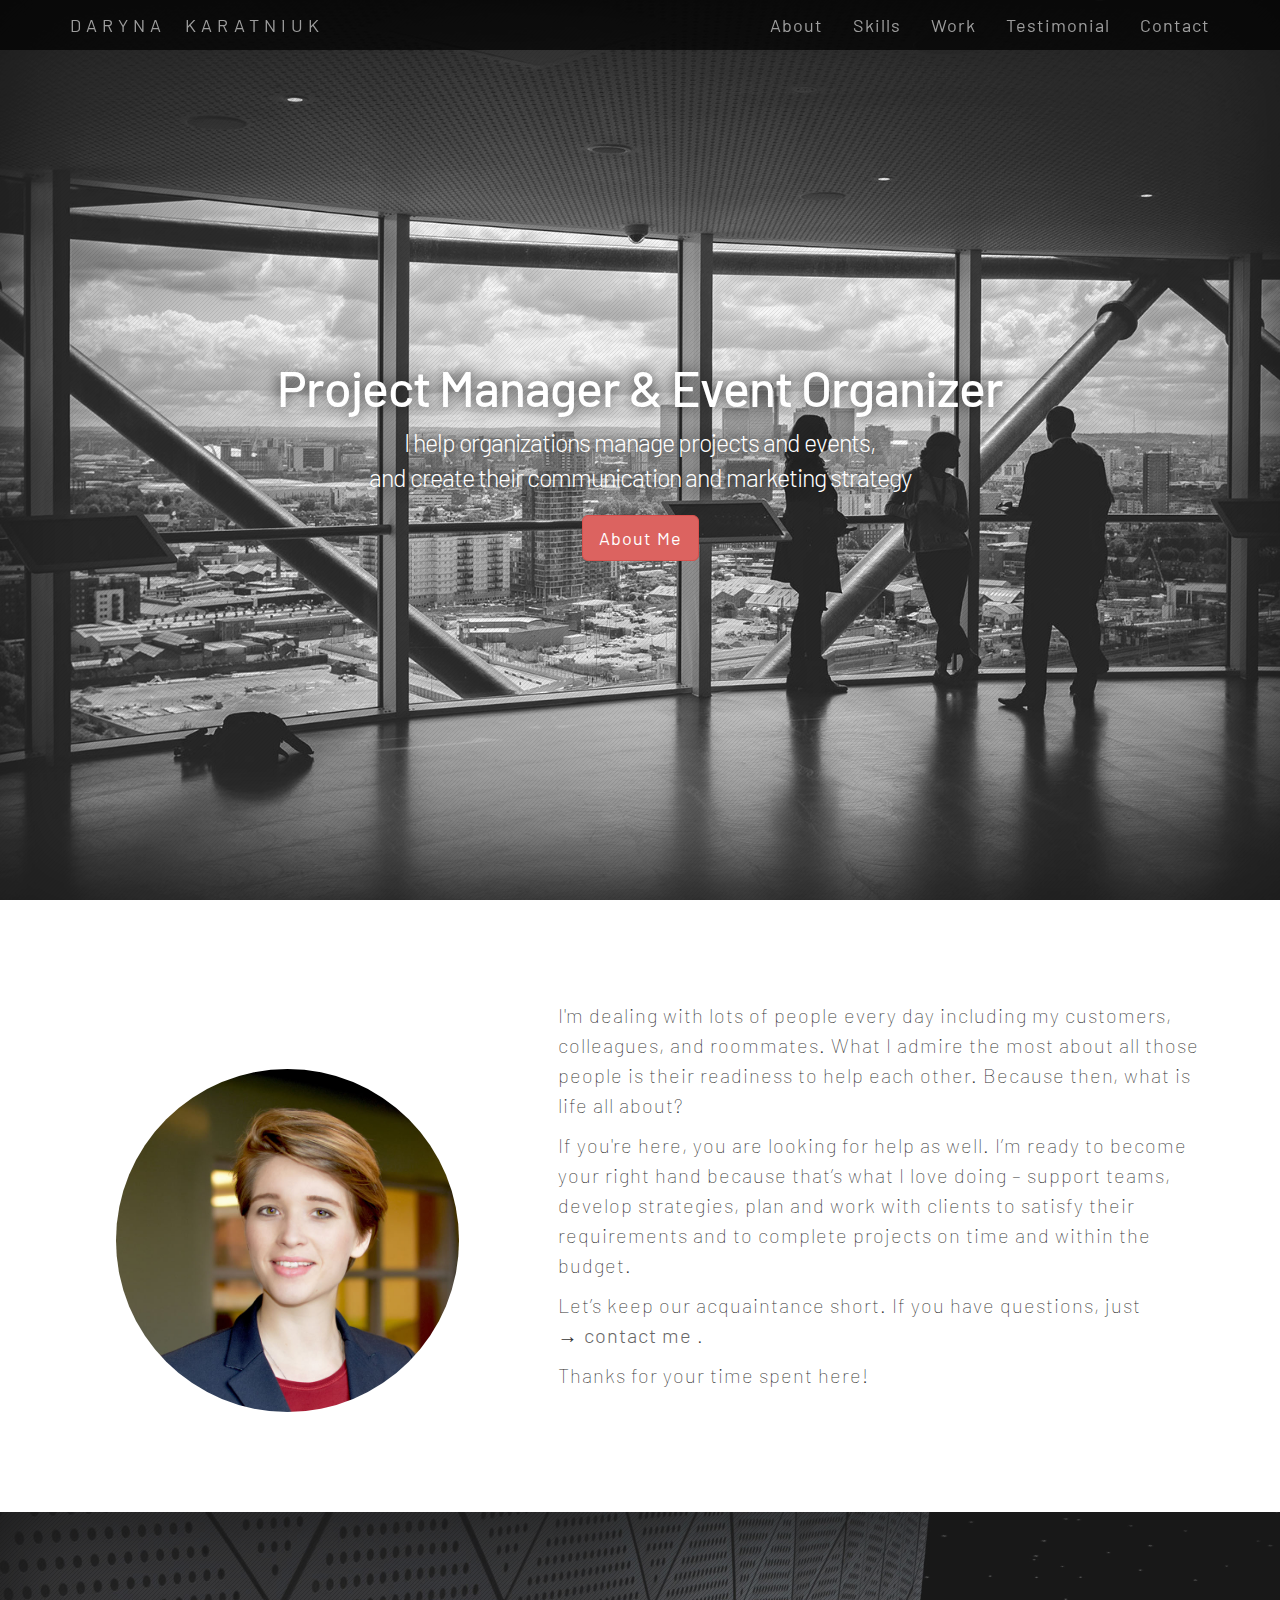
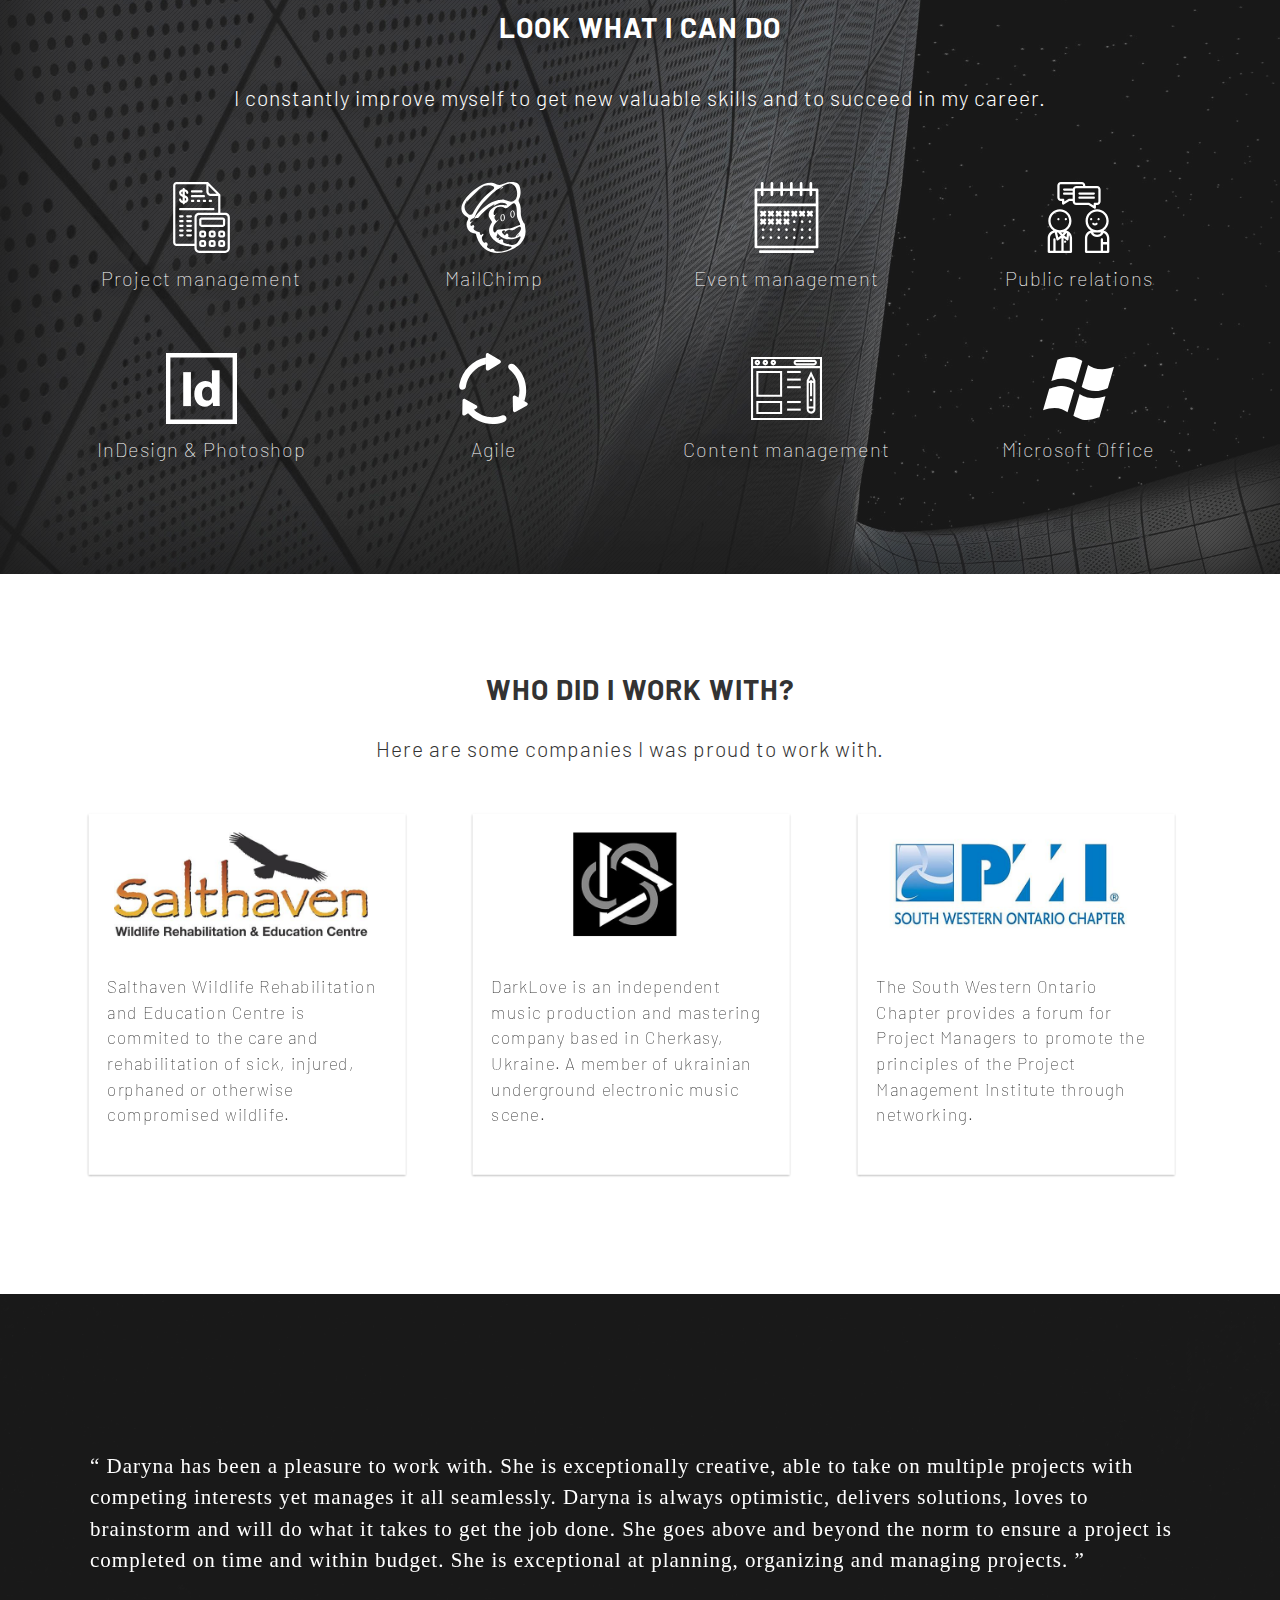
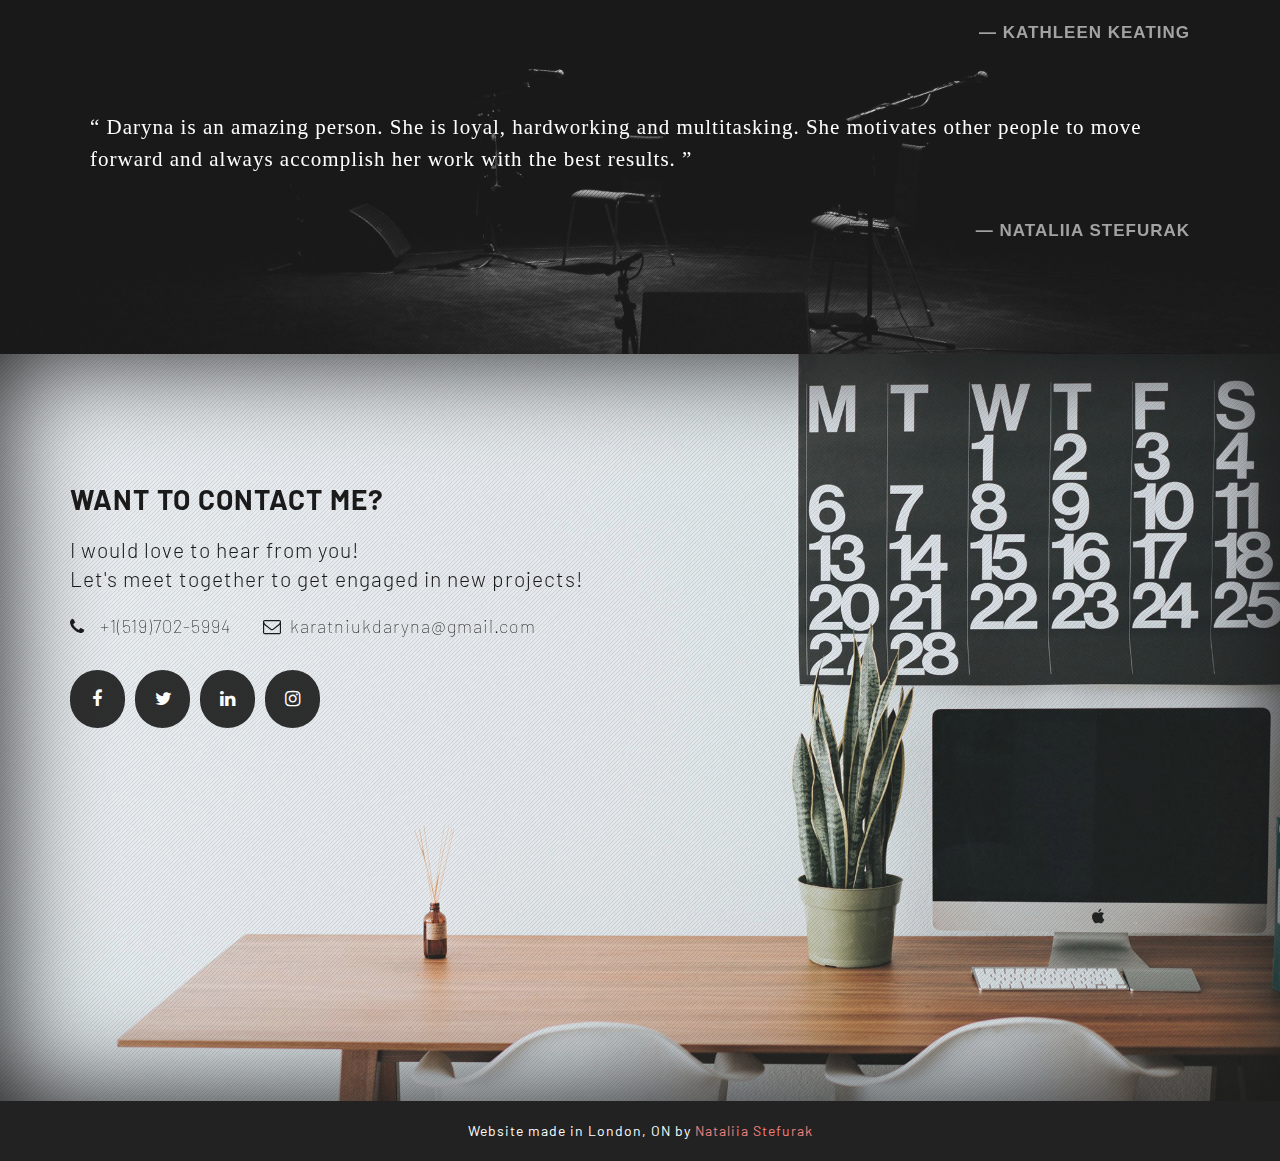
<file: index.html>
<!DOCTYPE html>
<html lang="en">
<head>
    <meta charset="utf-8">
    <meta http-equiv="X-UA-Compatible" content="IE=edge">
    <meta name="viewport" content="width=device-width, initial-scale=1">

    <title>Daryna Karatniuk</title>

    <!-- Bootstrap -->
    <link href="bootstrap/css/bootstrap.min.css" rel="stylesheet">
    <link href="styles/main.css" rel="stylesheet">
    <link rel="stylesheet" href="https://cdnjs.cloudflare.com/ajax/libs/font-awesome/4.7.0/css/font-awesome.min.css">
    <link href="https://fonts.googleapis.com/css?family=Barlow:300,300i,400,500,700,700i" rel="stylesheet">
     <link rel="shortcut icon" type="image/png" href="img/favicon-main.png">
    
    <script type="text/javascript" src="jquery-3.2.1.min.js"></script>
    <script type="text/javascript" src="script.js"></script>

    <!-- HTML5 shim and Respond.js for IE8 support of HTML5 elements and media queries -->
    <!--[if lt IE 9]>
        <script src="https://oss.maxcdn.com/html5shiv/3.7.2/html5shiv.min.js"></script>
        <script src="https://oss.maxcdn.com/respond/1.4.2/respond.min.js"></script>
    <![endif]-->

</head>
<body>
   
    <nav class="navbar navbar-fixed-top navbar-inverse">
        <div class="container">
            <div class="navbar-header">
                <button type="button" class="navbar-toggle collapsed" data-toggle="collapse" data-target="#navbar-collapse">
                    <span class="sr-only">Toggle Navigation</span>
                    <span class="icon-bar"></span>
                    <span class="icon-bar"></span>
                    <span class="icon-bar"></span> 
                </button>
                <a class="navbar-brand" href="index.html">Daryna Karatniuk</a> 
            </div> <!--end navbar header -->
           
            <div class="navbar-main collapse navbar-collapse" id="navbar-collapse">
                   <ul class="nav navbar-nav navbar-right">
                       <li><a href="#aboutme">About</a></li>
                       <li><a href="#skills">Skills</a></li>
                       <li><a href="#work">Work</a></li>
                       <li><a href="#testimonial">Testimonial</a></li>
                       <li><a href="#contact">Contact</a></li>    
                   </ul>  
            </div>
        </div><!--end container -->
    </nav>
    
    <!-- COVER IMAGE -->
    <div class="cover" id="home">
        <div class="cover-text">
           <div class="main-text">
                <h1 class="first-text">Project Manager &amp; Event Organizer</h1>
                <p class="lead first-paragraph">I help organizations manage projects and events, <br>and create their communication and marketing strategy</p>
            </div>
            <a href="#aboutme" role="button" class="btn btn-danger btn-lg">About Me</a>
        </div>
    </div>


    
     <!-- ABOUT ME -->
    <section id="aboutme" >
        <div class="container"> 
            <div class="row">   
                <div class="col-sm-5">
                      <img src="img/daryna-photo.jpg" alt="Daryna Photo" class="img-main">  
                </div>
                <div class="col-sm-7">
                    <h2 class="aboutme-head margin-top-small">Hi, I'm Daryna Karatniuk. </h2>
                    <p>I'm dealing with lots of people every day including my customers, colleagues, and roommates. What I admire the most about all those people is their readiness to help each other. Because then, what is life all about?</p>

                    <p>If you're here, you are looking for help as well. I’m ready to become your right hand because that’s what I love doing – support teams, develop strategies, plan and work with clients to satisfy their requirements and to complete projects on time and within the budget.</p>
                    
                    <p>Let’s keep our acquaintance short. If you have questions, just <br> &rarr; <a class="contact-anchor" href="#contact">contact me </a>.</p>
                    
                    <p>Thanks for your time spent here!  </p>
                    
                </div>
            </div>
        </div> <!--end container -->
    </section>

   
   <!-- SKILLS -->
   <section class="parallax" id="skills">
       <h2>Look what I can do</h2>
          <p class="lead">I constantly improve myself to get new valuable skills and to succeed in my career.</p>
          <div class="container"> 
            <div class="row">
                <div class="col-sm-3 skill-div">
                    <img src="img/skills/budget.svg" alt="budget" class="skill-list">
                    <p>Project management</p>
                </div>
                <div class="col-sm-3 skill-div">
                    <img src="img/skills/mailchimp.svg" alt="mailchimp" class="skill-list">
                    <p>MailChimp</p>
                </div>
                <div class="col-sm-3 skill-div">
                    <img src="img/skills/calendar.svg" alt="event management" class="skill-list">
                    <p>Event management</p>
                </div>
                <div class="col-sm-3 skill-div">
                    <img src="img/skills/communication.svg" alt="communications" class="skill-list">
                    <p>Public relations</p>
                </div>
            </div>
            <div class="row">
                <div class="col-sm-3 skill-div">
                    <img src="img/skills/adobe-indesign.svg" alt="adobe products" class="skill-list">
                    <p>InDesign &amp; Photoshop</p>
                </div>
                
               <div class="col-sm-3 skill-div">
                    <img src="img/skills/agile.svg" alt="agile" class="skill-list">
                    <p>Agile</p>
               </div>
               <div class="col-sm-3 skill-div">
                    <img src="img/skills/content.svg" alt="content" class="skill-list">
                    <p>Content management</p>
                </div>
                <div class="col-sm-3 skill-div">
                    <img src="img/skills/microsoft.svg" alt="microsoft" class="skill-list">
                    <p>Microsoft Office </p>
                </div>

            </div>
 </div>  <!--       end container -->
    </section>
    
    <!-- WORK -->
    <section id="work">
        <h2>Who did I work with?</h2>
         <p class="lead">Here are some companies I was proud to work with.</p>
        <div class="container">
            <div class="row">
                <div class="col-sm-4 work-subsection">
                  <div id="f_card">
                   <div class="front face">
                        <img src="img/work/salthaven.jpg" alt="salthaven" class="work-img">
                        <p>Salthaven Wildlife Rehabilitation and Education Centre is commited to the care and rehabilitation of sick, injured, orphaned or otherwise compromised wildlife. <br>
                        <br>

                 </div>
                 <div class="back face center">
                            <ul>
                                <li><i class="fa fa-check" aria-hidden="true"></i>Establishing Salthaven Youth Environmental Allience (SYEA) </li>
                                <li><i class="fa fa-check" aria-hidden="true"></i>Support  Canada150 project </li>
                                <li><i class="fa fa-check" aria-hidden="true"></i>Graphic design support </li>
                                <li><i class="fa fa-check" aria-hidden="true"></i>Web pages revamping</li>
                            </ul>
                   </div>
                     </div>
                </div>
                
                <div class="col-sm-4 work-subsection">
                   <div id="f_card">
                   <div class="front face">
                    <img src="img/work/darklove.jpg" alt="darklove" class="work-img">
                    <p>DarkLove is an independent music production and mastering company based in Cherkasy, Ukraine.  A member of ukrainian underground electronic music scene.<br><br></p>
                    </div>
                 <div class="back face center">
                    <ul>
                        <li><i class="fa fa-check" aria-hidden="true"></i>Songwriting and composing </li>
                        <li><i class="fa fa-check" aria-hidden="true"></i>Performing</li>
                        <li><i class="fa fa-check" aria-hidden="true"></i>Recording assistance </li>
                        <li><i class="fa fa-check" aria-hidden="true"></i>Production and post-rpduction consulting </li>
                    </ul>
                        </div>
                     </div>
                </div>
                
                <div class="col-sm-4 work-subsection">
                   <div id="f_card">
                   <div class="front face">
                    <img src="img/work/pmi.jpg" alt="project management institute" class="work-img">
                    <p>The South Western Ontario Chapter provides a forum for Project Managers to promote the principles of the Project Management Institute through networking.<br><br></p>
                    </div>
                 <div class="back face center">
                    <ul>
                        <li><i class="fa fa-check" aria-hidden="true"></i>Planning and managing of the Annual General Meeting 2017</li>
                        <li><i class="fa fa-check" aria-hidden="true"></i>Monthly events assistantce</li>
                        <li><i class="fa fa-check" aria-hidden="true"></i>Symposium 2018 registration </li>
                        <li><i class="fa fa-check" aria-hidden="true"></i>Graphic design support  </li>
                    </ul>
                    </div>
                     </div>
                </div>
            </div>
        </div> <!--end container -->
    </section>
    
   <!-- TESTIMONIALS -->
   <section class="parallax" id="testimonial">
        <div class="container">
            <blockquote>
                &ldquo; Daryna has been a pleasure to work with. She is exceptionally creative, able to take on multiple projects with competing interests yet manages it all seamlessly. Daryna is always optimistic, delivers solutions, loves to brainstorm and will do what it takes to get the job done. She goes above and beyond the norm to ensure a project is completed on time and within budget. She is exceptional at planning, organizing and managing projects. &rdquo;
                <cite>&mdash; Kathleen Keating</cite>
            </blockquote>
            
           <blockquote>
                &ldquo; Daryna is an amazing person. She is loyal, hardworking and multitasking. She motivates other people to move forward and always accomplish her work with the best results. &rdquo;
                <cite>&mdash; Nataliia Stefurak</cite>
            </blockquote>
        </div><!--end container -->
    </section>
    
    
    <!-- CONTACT ME -->
    <section id="contact">
        <div class="container">
          <h2>Want to contact me?</h2>
           <p class="lead">I would love to hear from you! <br> Let's meet together to get engaged in new projects!</p>
            <div class="row">
                <div class="col-sm-6 contact-info">
                   <div class="contact-data">
                        <a href="tel:1-519-702-5994"><i class="fa fa-phone" aria-hidden="true"></i> +1(519)702-5994</a>
                        <a href="mailto:karatniukdaryna@gmail.com"><i class="fa fa-envelope-o" aria-hidden="true"></i>karatniukdaryna@gmail.com</a>
                    </div>
                    
                    <div class="social">
                        <a href="https://www.facebook.com/karatniukdaryna" target="_blank" class="fa fa-facebook"></a>
                        <a href="https://twitter.com/krtn_dar" target="_blank" class="fa fa-twitter"></a>
                        <a href="https://www.linkedin.com/in/daryna-karatniuk/" target="_blank" class="fa fa-linkedin"></a>
                        <a href="https://www.instagram.com/krtn_dar/" target="_blank" class="fa fa-instagram"></a>
                    </div>
                </div>
            </div>
        </div><!--end container -->
    </section>

   <!-- FOOTER -->
    <footer>
        Website made in London, ON by <a href="http://nataliiastefurak.ca">Nataliia Stefurak</a>
    </footer>


    <!-- jQuery (necessary for Bootstrap's JavaScript plugins) -->
    <script src="https://ajax.googleapis.com/ajax/libs/jquery/1.11.3/jquery.min.js"></script>
    <!-- Include all compiled plugins (below), or include individual files as needed -->
    <script src="bootstrap/js/bootstrap.min.js"></script>
</body>
</html>
</file>
<file: styles/main.css>
html, 
body,
.cover {
    height: 100%;
    font-family: 'Barlow', Helvetica, Arial, sans-serif;
    letter-spacing: 1px;
    scroll-behavior: smooth;
    
    /*archow narrow */
}

.navbar-brand {
    text-transform: uppercase;
    letter-spacing: 5px;
    word-spacing: 10px;
}

.navbar-inverse {
    background: rgba(0,0,0,0.7);
    border: none;
    color: #fff;
    font-size: 18px;
}

section {
    font-weight: 100;
    line-height: 1.5;
}


 @keyframes fadeInDown {
    0% {
       opacity: 0;
       transform: translateY(-150px);
    }
    100% {
       opacity: 1;
       transform: translateY(0);
    }
 }

.first-text {
    text-align: center;
    font-size: 50px;
    -webkit-text-shadow: 0 0 15px #000;
    text-shadow: 0 0 15px #000;
    letter-spacing: -1px;
    animation-name: fadeInDown;
    animation-duration: 2s;
}

.first-paragraph {
    font-size: 25px;
    -webkit-text-shadow: 0 0 15px #000;
    text-shadow: 0 0 15px #000;
    letter-spacing: -1px;
    animation-name: fadeInDown;
    animation-duration: 2s;
}


h2 {
    text-align: center;
    margin: 0 auto 40px;
    font-size: 28px;
    font-weight: bold;
    text-transform: uppercase;
}

.cover {
    background: url(../img/background/cover_image.jpg) top left no-repeat;
    background-size: cover;
    display: table;
    padding: 0 20%;
    width: 100%;
    box-shadow: inset 0 0 100px #000;
    z-index: 5;
    position: relative;  
    opacity: 0.9;
}

.cover::after {
    content: "";
    background: url([data-uri]) repeat;
    top: 0;
    left: 0;
    bottom: 0;
    right: 0;
    position: absolute;
    opacity: 0.1;
    z-index: -6;
}

.cover-text {
    color: #fff;
    display: table-cell;
    vertical-align: middle;
    text-align: center;
}

#aboutme, #skills, #work {
    font-size: 20px;
}


.aboutme-head {
    text-align: left;
    display: none;
}

.img-main {
    width: 75%;
    margin: 15% 0 0 10%;
    border-radius: 100%;
    height: 100%;
    -webkit-animation-name: fadeIn;
    animation-name: fadeIn;
    animation-duration: 2s;
}

.important {
    color: lightcoral;
    font-weight: 400;
}


#testimonial {
    background-image: url('../img/background/testimonial-cover.jpg');
    padding: 100px 0;
    background-size: cover;
    display: block;
    position: relative;
    z-index: 16;
    text-shadow: 0 0 15px #000;
    opacity: 0.9;
}


#testimonial:after {
    content: "";
    background: url([data-uri]) repeat;
    top: 0;
    left: 0;
    bottom: 0;
    right: 0;
    position: absolute;
    opacity: 0.3;
    z-index: -6;
}

blockquote {
    padding-top: 5%;
    border: none;
    margin: 0;
    font-family: Georgia, Times, serif;
    color: #fff;
    font-weight: 200;
    font-size: 21px;
}

blockquote cite {
    display: block;
    text-transform: uppercase;
    text-align: right;
    margin-top: 43px;
    font-style: normal;
    font-size: 17px;
    font-weight: bold;
    font-family: Helvetica, Arial, sans-serif;
    color: #999;
}

section {
    padding: 100px 0;
}


#work {
    background: #fff;
}

#work .lead {
    text-align: center;
    margin: -10px 0 30px 0;
}

#work img {
   width: 80%;
   margin: 0 0 0 8%;
}

#work p {
    padding: 0 20px 0 0;
    margin-top: 40px;
}

#work ul {
    list-style: none;
    padding: 0;
}

#work .fa {
    padding: 0;
    margin: 0;
    color: #999;
}

#work .work-subsection {
    width: 32%;
    margin: 0 5px;
    height: 400px;
    position: relative;
    padding: 10px 20px;
    z-index: 1;
}

#work .work-subsection {
    perspective: 1000;
}

#work .work-subsection p {
    padding-left: 20px;
}

#work .work-subsection img {
    padding-top: 20px;
}

#work #f_card {
    width: 100%;
    height: 100%;
    font-size: 18px;
    box-shadow: 0 1px 3px rgba(0,0,0,0.12), 0 1px 2px rgba(0,0,0,0.24);
    transition: all 0.3s cubic-bezier(.25,.8,.25,1);
    transform-style: preserve-3d;
    -webkit-transition: all 0.8s linear;
    transform: translateY(0) scale(0.95);
    transition: all 0.5s linear;
}

#work #f_card:hover {
    box-shadow: 0 14px 28px rgba(0,0,0,0.25), 0 10px 10px rgba(0,0,0,0.22);
    transform: translateY(-10px) scale(1);
}

/*
#work .work-subsection:hover #f_card {
    -webkit-transform: rotateY(180deg);
    transform: rotateY(180deg);
    box-shadow: -5px 5px 5px #333;
}
*/

.face {
    position: absolute;
    width: 100%;
    height: 100%;
    -webkit-backface-visibility: hidden;
    backface-visibility: hidden;
}

.face.back {
    display: block;
    -webkit-transform: rotateY(180deg);
    transform: rotateY(180deg);
    box-sizing: border-box;
    padding: 100px 10px;
    color: #fff;
    background-color: #424242;
}

#skills {
    background: url("../img/background/skills-cover.jpg");
    background-size: cover;
    color: #fff;
    position: relative;
    opacity: 0.9;
    z-index: 12;
    box-shadow: inset 0 0 100px #000;
    text-shadow: 0 0 15px #000;
}

#skills:after {
    content: "";
    background: url([data-uri]) repeat;
    top: 0;
    left: 0;
    bottom: 0;
    right: 0;
    position: absolute;
    z-index: -5;
    opacity: 0.3;
}    

#skills .row:nth-child(2){
    padding-top: 50px;
}

#skills p {
    text-align: center; 
}

#skills img {
    display: block;
    width: 27%;
    margin: 0 auto 10px;
    transition: transform 0.4s linear;
}

#skills img:hover {
   -webkit-transform:rotate(10deg);
    -moz-transform:rotate(10deg);
    -o-transform:rotate(10deg);
}

#skills .lead {
    padding-bottom: 50px;
}

.fa {
    padding: 20px;
    font-size: 30px;
    width: 55px;
    text-align: center;
    margin-top: 30px;
    margin-bottom: -20px;
    border-radius: 60px;
    margin-right: 6px;
}

a {
    text-decoration: none;
}

.fa-facebook, .fa-twitter, .fa-linkedin, .fa-instagram {
    background: #000;
    color: #fff;  
    opacity: 0.9;
    transition: opacity 1s linear;
    
}

.fa-facebook:hover, .fa-twitter:hover, .fa-linkedin:hover, .fa-instagram:hover {
    opacity: 1;
}

#contact {
    background: url("../img/background/contact-me-cover.jpg") top left no-repeat;
    background-size: cover;
    color: #000;
    height: 83%;
    opacity: 0.9;
    padding-top: 130px;
    box-shadow: inset 0 0 100px #000;   
    position: relative;
    display: block;
    z-index: 14;
   
}

#contact:after {
    content: "";
    background: url([data-uri]) repeat;
    top: 0;
    left: 0;
    bottom: 0;
    right: 0;
    position: absolute;
    opacity: 0.1;
    z-index: -6;
}

.contact-anchor {
    color: #666;
    font-weight: 300;
}


#contact .lead {
    margin-top: -20px;
}

.contact-info {
    text-align: left;
}


.social a, .contact-data a {
    text-decoration: none;
    font-size: 18px;
    transition: 0.2s all ease-in;
}

.social a:hover {
    background: #666;
    color: #000;
}

.contact-data .fa  {
    margin: 0 -10px 0 -20px;
    padding: 0;
}


.contact-data a  {
    color: #000;
    display: inline-block;
    padding-right: 30px;
}

#contact h2, #contact p.lead {
    text-align: left;
}

.letter {
    display: block;
    width: 18%;
    margin: 10px;
}

footer {
    background: #222;
    color: white;
    text-align: center;
    padding: 20px;
}

footer a {
    color: lightcoral;
}

/* Media Queries */
@media screen and ( max-width : 680px ) {
    .cover h1 {
        font-size: 40px;
    }
    
    .cover p {
        font-size: 20px;
    }

    #aboutme img {
        width: 70%;
        margin: 0 15% 10%;
        
    }
    
    section {
        padding: 2%;
    }
    
    h2 {
        padding: 5% 0 0;
    }
    
    #skills {
        background: #333;
    }
    
    #skills img {
        width: 40%;
        margin: 0 auto 10px;
    }
    
    #skills p, #work p {
        font-size: 20px;
        padding: 10px 0;
    }
    
    blockquote {
        font-size: 18px;
        font-weight: 100;
        padding: 0.5% 0;
    }
    
    #aboutme, #work, #skills, #testimonial {
        height: auto;
    }
    
    .skill-div {
        width: 50%;
        float: left;
    }
    
    #skills .row:nth-child(2){
    padding-top: 0;
}
    
    #work .work-subsection {
        width: 99%;
    }
    
    #testimonial {
        background: #333;
    }
    
    
}
@media screen and ( max-width : 450px ) {
    .cover h1 {
        font-size: 40px;
    }
    section {
        padding: 4% 0 1%;
    }
    #aboutme, #work, #skills {
        height: auto;
    }
    
    #skills p, #work p {
        font-size: 14px;
    }
    
    #contact {
        padding-top: 30%;
    }
    
    
}
</file>
